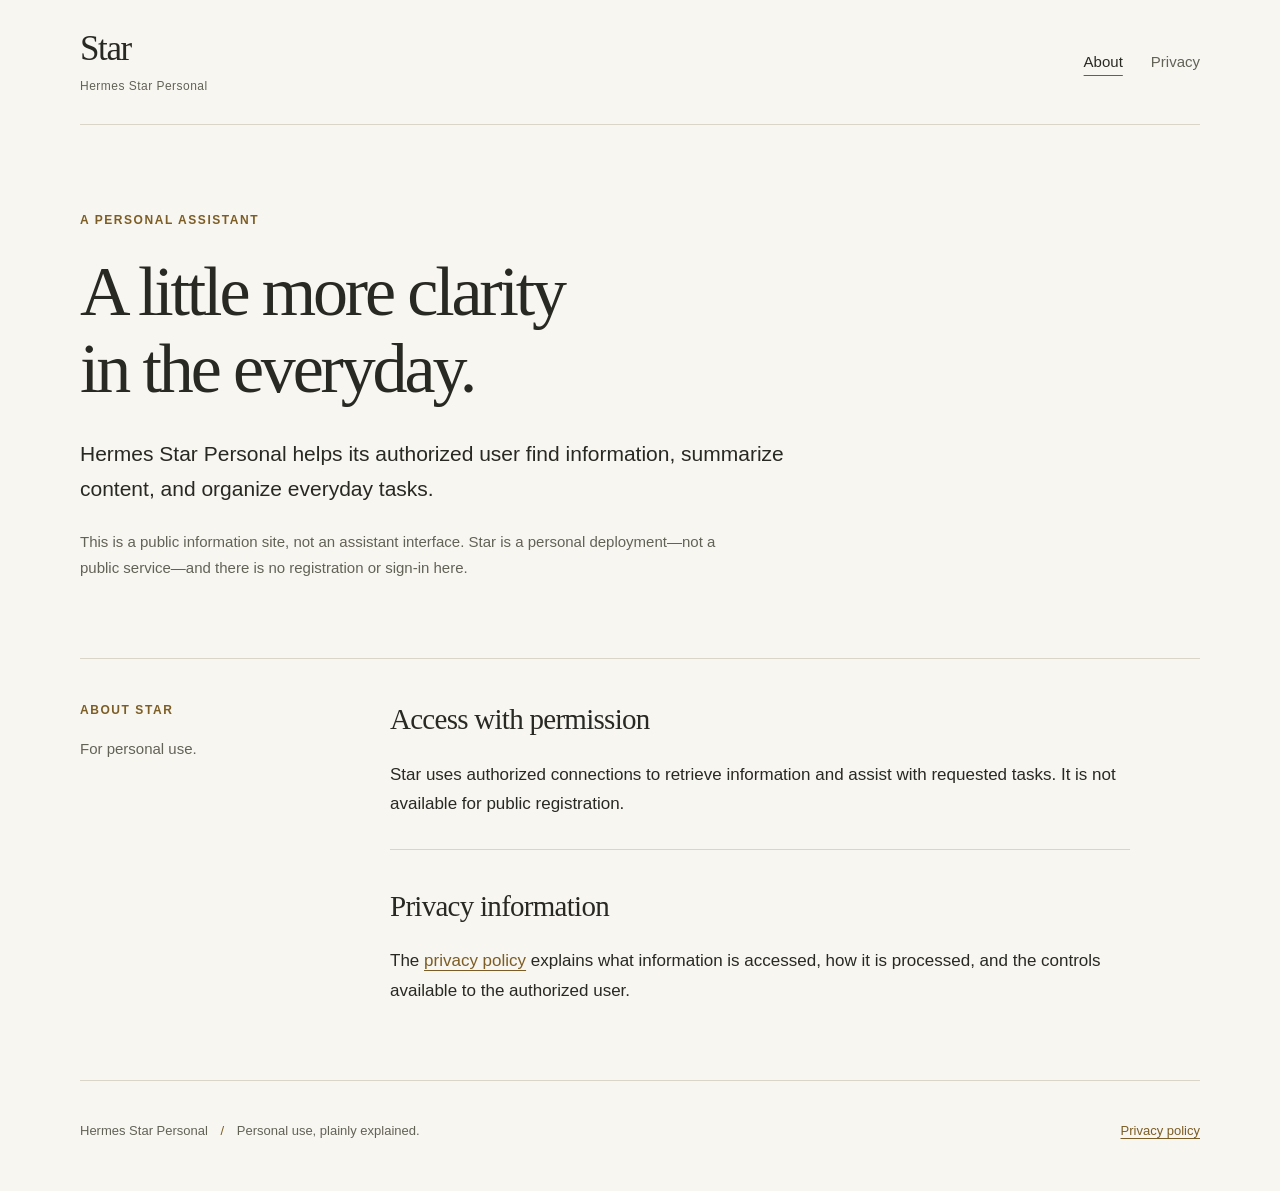
<file: index.html>
<!doctype html>
<html lang="en">
<head>
  <meta charset="utf-8">
  <meta name="viewport" content="width=device-width, initial-scale=1">
  <meta name="description" content="Learn about Hermes Star Personal, a personally operated, single-user assistant, and how its connected information is handled.">
  <title>Hermes Star Personal — About Star</title>
  <link rel="stylesheet" href="styles.css">
</head>
<body>
  <a class="skip-link" href="#main">Skip to content</a>
  <header class="site-header wrap">
    <a class="wordmark" href="./" aria-label="Star home">Star<span>Hermes Star Personal</span></a>
    <nav aria-label="Main navigation"><a href="./" aria-current="page">About</a><a href="privacy/">Privacy</a></nav>
  </header>
  <main id="main" class="wrap">
    <section class="intro" aria-labelledby="intro-title">
      <p class="eyebrow">A personal assistant</p>
      <h1 id="intro-title">A little more clarity<br>in the everyday.</h1>
      <p class="lede">Hermes Star Personal helps its authorized user find information, summarize content, and organize everyday tasks.</p>
      <p class="intro-note">This is a public information site, not an assistant interface. Star is a personal deployment—not a public service—and there is no registration or sign-in here.</p>
    </section>
    <div class="learn-layout">
      <aside class="section-label"><p class="eyebrow">About Star</p><p>For personal use.</p></aside>
      <div class="reading-column">
        <section class="topic" aria-labelledby="connections">
          <h2 id="connections">Access with permission</h2>
          <p>Star uses authorized connections to retrieve information and assist with requested tasks. It is not available for public registration.</p>
        </section>
        <section class="topic" aria-labelledby="processing">
          <h2 id="processing">Privacy information</h2>
          <p>The <a href="privacy/">privacy policy</a> explains what information is accessed, how it is processed, and the controls available to the authorized user.</p>
        </section>
      </div>
    </div>
  </main>
  <footer class="site-footer wrap"><p>Hermes Star Personal <span aria-hidden="true">/</span> Personal use, plainly explained.</p><a href="privacy/">Privacy policy</a></footer>
</body>
</html>
</file>
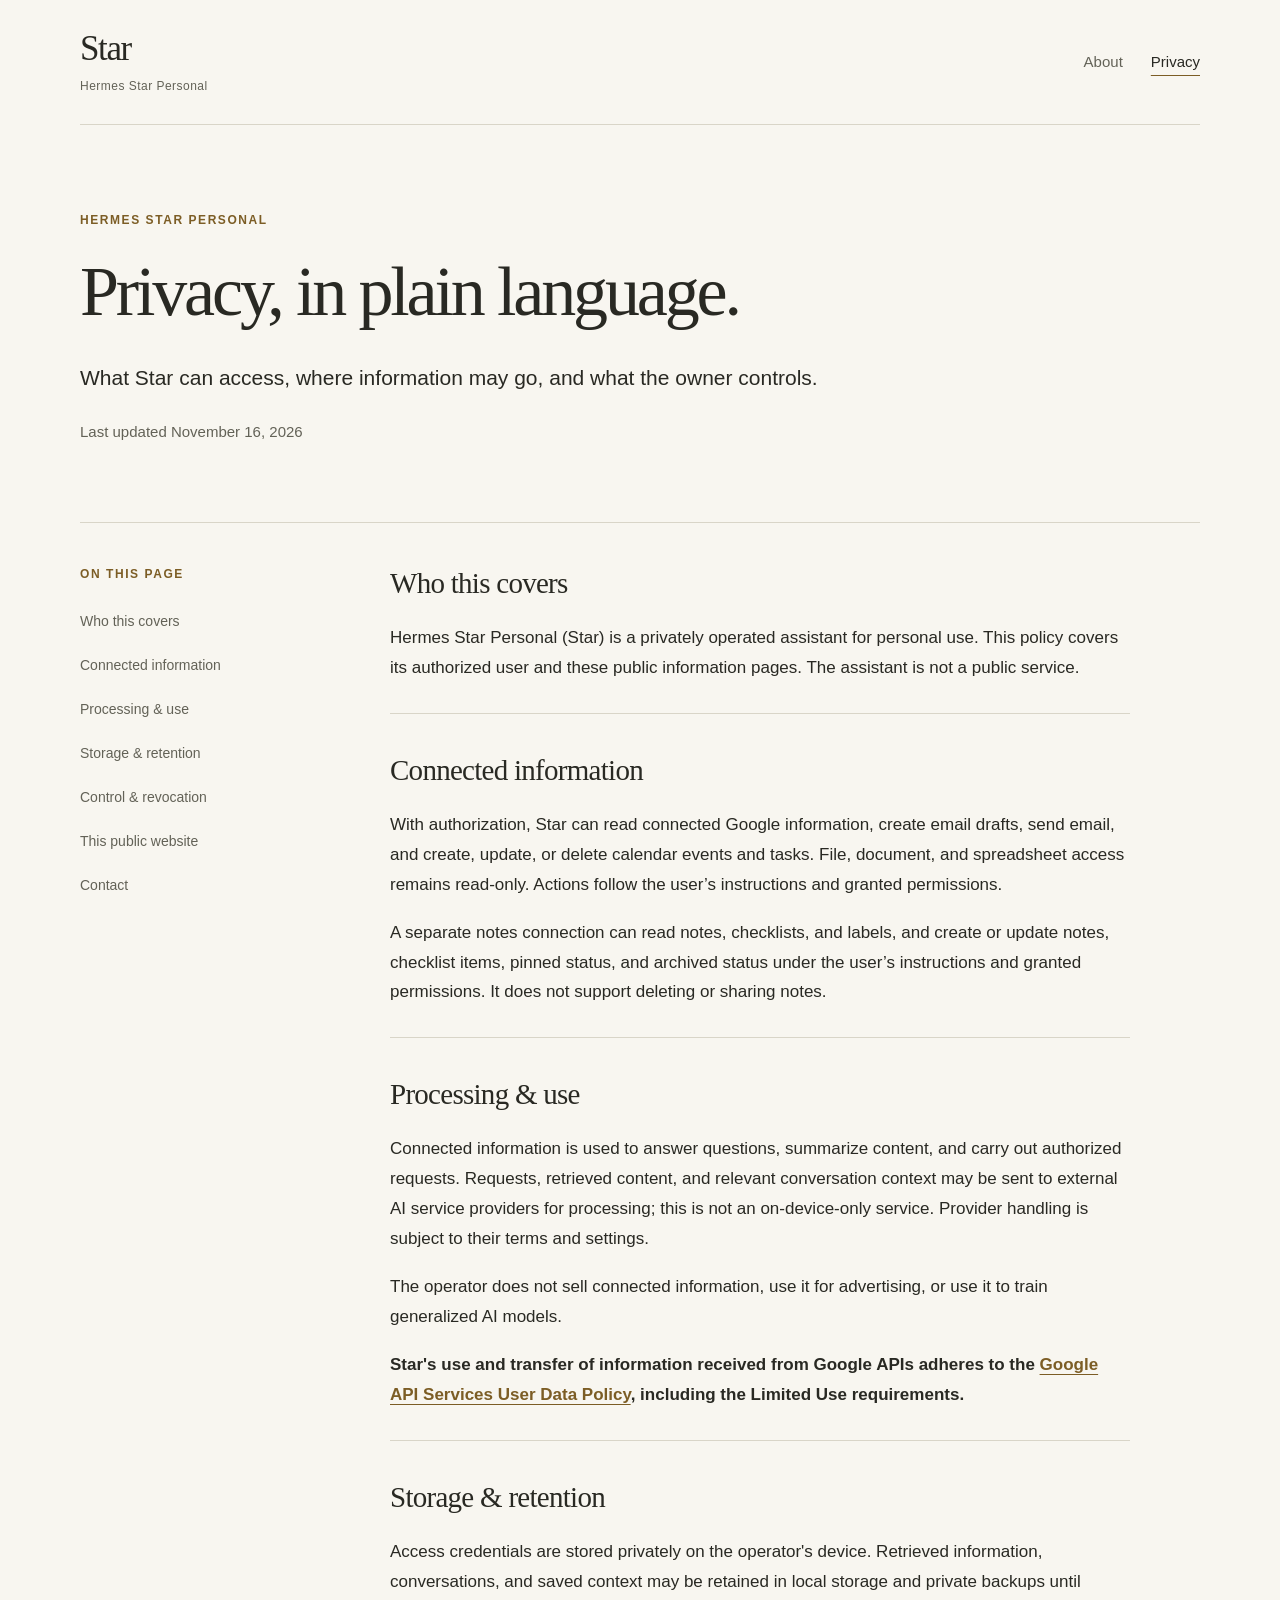
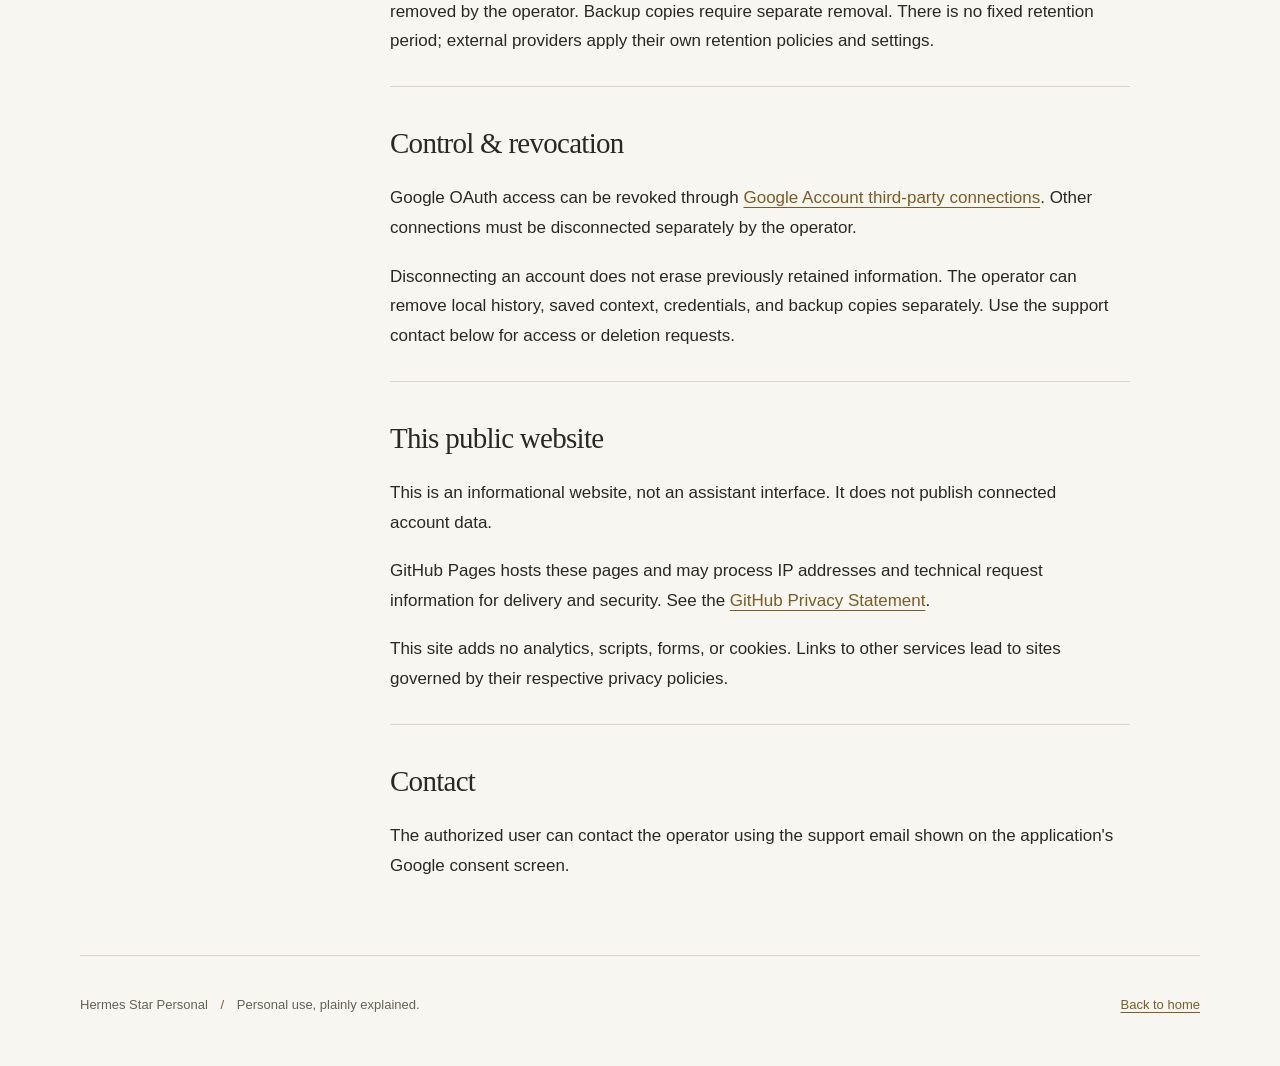
<file: privacy/index.html>
<!doctype html>
<html lang="en">
<head>
  <meta charset="utf-8">
  <meta name="viewport" content="width=device-width, initial-scale=1">
  <meta name="description" content="How Hermes Star Personal accesses, processes, retains, and protects information in its owner's personal assistant deployment.">
  <title>Privacy — Hermes Star Personal</title>
  <link rel="stylesheet" href="../styles.css">
</head>
<body>
  <a class="skip-link" href="#main">Skip to content</a>
  <header class="site-header wrap">
    <a class="wordmark" href="../" aria-label="Star home">Star<span>Hermes Star Personal</span></a>
    <nav aria-label="Main navigation"><a href="../">About</a><a href="./" aria-current="page">Privacy</a></nav>
  </header>
  <main id="main" class="wrap">
    <header class="intro policy-intro">
      <p class="eyebrow">Hermes Star Personal</p>
      <h1>Privacy, in plain language.</h1>
      <p class="lede">What Star can access, where information may go, and what the owner controls.</p>
      <p class="intro-note">Last updated <time datetime="2026-11-16">November 16, 2026</time></p>
    </header>
    <div class="learn-layout">
      <aside class="policy-contents" aria-label="On this page">
        <p class="eyebrow">On this page</p>
        <nav aria-label="Privacy sections">
          <a href="#scope">Who this covers</a>
          <a href="#access">Connected information</a>
          <a href="#use">Processing &amp; use</a>
          <a href="#storage">Storage &amp; retention</a>
          <a href="#control">Control &amp; revocation</a>
          <a href="#website">This public website</a>
          <a href="#contact">Contact</a>
        </nav>
      </aside>
      <article class="reading-column" aria-label="Privacy policy">
        <section class="topic" aria-labelledby="scope">
          <h2 id="scope">Who this covers</h2>
          <p>Hermes Star Personal (Star) is a privately operated assistant for personal use. This policy covers its authorized user and these public information pages. The assistant is not a public service.</p>
        </section>
        <section class="topic" aria-labelledby="access">
          <h2 id="access">Connected information</h2>
          <p>With authorization, Star can read connected Google information, create email drafts, send email, and create, update, or delete calendar events and tasks. File, document, and spreadsheet access remains read-only. Actions follow the user’s instructions and granted permissions.</p>
          <p>A separate notes connection can read notes, checklists, and labels, and create or update notes, checklist items, pinned status, and archived status under the user’s instructions and granted permissions. It does not support deleting or sharing notes.</p>
        </section>
        <section class="topic" aria-labelledby="use">
          <h2 id="use">Processing &amp; use</h2>
          <p>Connected information is used to answer questions, summarize content, and carry out authorized requests. Requests, retrieved content, and relevant conversation context may be sent to external AI service providers for processing; this is not an on-device-only service. Provider handling is subject to their terms and settings.</p>
          <p>The operator does not sell connected information, use it for advertising, or use it to train generalized AI models.</p>
          <p><strong>Star's use and transfer of information received from Google APIs adheres to the <a href="https://developers.google.com/terms/api-services-user-data-policy">Google API Services User Data Policy</a>, including the Limited Use requirements.</strong></p>
        </section>
        <section class="topic" aria-labelledby="storage">
          <h2 id="storage">Storage &amp; retention</h2>
          <p>Access credentials are stored privately on the operator's device. Retrieved information, conversations, and saved context may be retained in local storage and private backups until removed by the operator. Backup copies require separate removal. There is no fixed retention period; external providers apply their own retention policies and settings.</p>
        </section>
        <section class="topic" aria-labelledby="control">
          <h2 id="control">Control &amp; revocation</h2>
          <p>Google OAuth access can be revoked through <a href="https://myaccount.google.com/connections">Google Account third-party connections</a>. Other connections must be disconnected separately by the operator.</p>
          <p>Disconnecting an account does not erase previously retained information. The operator can remove local history, saved context, credentials, and backup copies separately. Use the support contact below for access or deletion requests.</p>
        </section>
        <section class="topic" aria-labelledby="website">
          <h2 id="website">This public website</h2>
          <p>This is an informational website, not an assistant interface. It does not publish connected account data.</p>
          <p>GitHub Pages hosts these pages and may process IP addresses and technical request information for delivery and security. See the <a href="https://docs.github.com/en/site-policy/privacy-policies/github-general-privacy-statement">GitHub Privacy Statement</a>.</p>
          <p>This site adds no analytics, scripts, forms, or cookies. Links to other services lead to sites governed by their respective privacy policies.</p>
        </section>
        <section class="topic" aria-labelledby="contact">
          <h2 id="contact">Contact</h2>
          <p>The authorized user can contact the operator using the support email shown on the application's Google consent screen.</p>
        </section>
      </article>
    </div>
  </main>
  <footer class="site-footer wrap"><p>Hermes Star Personal <span aria-hidden="true">/</span> Personal use, plainly explained.</p><a href="../">Back to home</a></footer>
</body>
</html>
</file>
<file: styles.css>
:root {
  color-scheme: light;
  --paper: #f8f6f0;
  --ink: #292923;
  --muted: #636257;
  --gold: #7c5d25;
  --rule: #d9d5c8;
  --wash: #eeebe2;
}
* { box-sizing: border-box; }
html { scroll-padding-top: 2rem; }
body { margin: 0; background: var(--paper); color: var(--ink); font-family: "Segoe UI", "Helvetica Neue", Arial, sans-serif; font-size: 17px; line-height: 1.75; }
a { color: var(--gold); text-decoration-thickness: 1px; text-underline-offset: .23em; overflow-wrap: anywhere; }
a:hover { color: var(--ink); }
a:focus-visible { outline: 2px solid var(--gold); outline-offset: 5px; border-radius: 1px; }
.wrap { width: min(1120px, calc(100% - 96px)); margin-inline: auto; }
.site-header { display: flex; justify-content: space-between; align-items: center; gap: 2rem; padding-block: 30px; border-bottom: 1px solid var(--rule); }
.wordmark { font-family: Georgia, "Times New Roman", serif; color: var(--ink); font-size: 35px; line-height: 1.1; text-decoration: none; letter-spacing: -.04em; }
.wordmark span { display: block; margin-top: 9px; color: var(--muted); font-family: "Segoe UI", "Helvetica Neue", Arial, sans-serif; font-size: 12px; line-height: 1.4; letter-spacing: .04em; }
.site-header nav { display: flex; gap: 28px; }
.site-header nav a { display: inline-flex; align-items: center; min-height: 44px; color: var(--muted); text-decoration: none; font-size: 15px; }
.site-header nav a[aria-current="page"] { color: var(--ink); text-decoration: underline; text-decoration-color: var(--gold); text-underline-offset: 8px; }
.intro { padding: 86px 0 78px; max-width: 850px; }
.eyebrow { color: var(--gold); font-size: 12px; line-height: 1.6; letter-spacing: .13em; text-transform: uppercase; font-weight: 600; margin: 0 0 24px; }
h1, h2, h3 { text-wrap: pretty; }
h1 { font-family: Georgia, "Times New Roman", serif; font-weight: 400; font-size: clamp(42px, 5.7vw, 70px); line-height: 1.09; letter-spacing: -.045em; margin: 0 0 30px; }
p { margin: 0 0 1.1em; text-wrap: pretty; }
.lede { max-width: 760px; font-size: 21px; line-height: 1.65; }
.intro-note { color: var(--muted); font-size: 15px; line-height: 1.7; max-width: 670px; margin-bottom: 0; }
.learn-layout { display: grid; grid-template-columns: 240px minmax(0, 1fr); gap: 70px; border-top: 1px solid var(--rule); padding-top: 42px; }
.section-label p:not(.eyebrow) { color: var(--muted); font-size: 15px; }
.section-label .eyebrow, .policy-contents .eyebrow { margin-bottom: 15px; }
.reading-column { max-width: 740px; min-width: 0; }
.topic { margin-bottom: 38px; padding-bottom: 30px; border-bottom: 1px solid var(--rule); }
.topic:last-child { border-bottom: 0; margin-bottom: 0; }
h2 { font-family: Georgia, "Times New Roman", serif; font-weight: 400; font-size: 29px; line-height: 1.25; letter-spacing: -.025em; margin: 0 0 22px; }
h3 { font-size: 18px; line-height: 1.4; font-weight: 600; margin: 30px 0 14px; }
.topic p:last-child { margin-bottom: 0; }
.policy-intro { max-width: 900px; }
.policy-contents nav { display: flex; flex-direction: column; align-items: flex-start; }
.policy-contents nav a { display: flex; align-items: center; min-height: 44px; color: var(--muted); text-decoration: none; font-size: 14px; }
.policy-contents nav a:hover { color: var(--gold); text-decoration: underline; }
.scope-list { margin: 28px 0; }
.scope-list > div { padding: 17px 0; border-top: 1px solid var(--rule); }
.scope-list > div:last-child { border-bottom: 1px solid var(--rule); }
dt { font-weight: 600; }
dd { margin: 3px 0 0; color: var(--muted); font-size: 15px; }
code { display: block; margin-top: 7px; font-family: Consolas, "Courier New", monospace; font-size: 12px; line-height: 1.65; overflow-wrap: anywhere; color: var(--ink); }
strong { font-weight: 600; }
.site-footer { display: flex; align-items: center; justify-content: space-between; gap: 28px; margin-top: 44px; padding: 28px 0 38px; border-top: 1px solid var(--rule); font-size: 13px; color: var(--muted); }
.site-footer p { margin: 0; }
.site-footer p span { margin-inline: 9px; color: var(--gold); }
.site-footer > a { display: inline-flex; align-items: center; min-height: 44px; }
.skip-link { position: absolute; top: 8px; left: 8px; padding: 10px 18px; background: var(--ink); color: var(--paper); transform: translateY(-160%); z-index: 5; }
.skip-link:focus { transform: translateY(0); color: var(--paper); }
@media (max-width: 850px) {
  .wrap { width: calc(100% - 56px); }
  .learn-layout { grid-template-columns: 180px minmax(0, 1fr); gap: 32px; }
  .intro { padding-block: 64px; }
}
@media (max-width: 620px) {
  .wrap { width: calc(100% - 40px); }
  .site-header { padding-block: 22px; gap: 14px; }
  .wordmark { font-size: 31px; }
  .wordmark span { font-size: 10px; }
  .site-header nav { gap: 19px; }
  .site-header nav a { font-size: 14px; }
  .intro { padding-block: 48px; }
  .eyebrow { font-size: 10px; }
  .lede { font-size: 19px; }
  .learn-layout { grid-template-columns: minmax(0, 1fr); gap: 30px; padding-top: 30px; }
  .section-label p:not(.eyebrow) { margin-bottom: 0; }
  .policy-contents nav { display: grid; grid-template-columns: 1fr 1fr; column-gap: 18px; }
  h2 { font-size: 27px; }
  .site-footer { flex-direction: column; align-items: flex-start; gap: 6px; margin-top: 18px; }
}
@media print {
  body { background: white; color: black; font-size: 12pt; }
  .wrap { width: 100%; }
  .skip-link, .site-header nav, .policy-contents, .section-label { display: none; }
  .learn-layout { display: block; }
  .intro { padding-block: 28px; }
  h1 { font-size: 32pt; }
  h2, h3 { break-after: avoid; }
  .site-footer { margin-top: 16px; }
}
</file>
